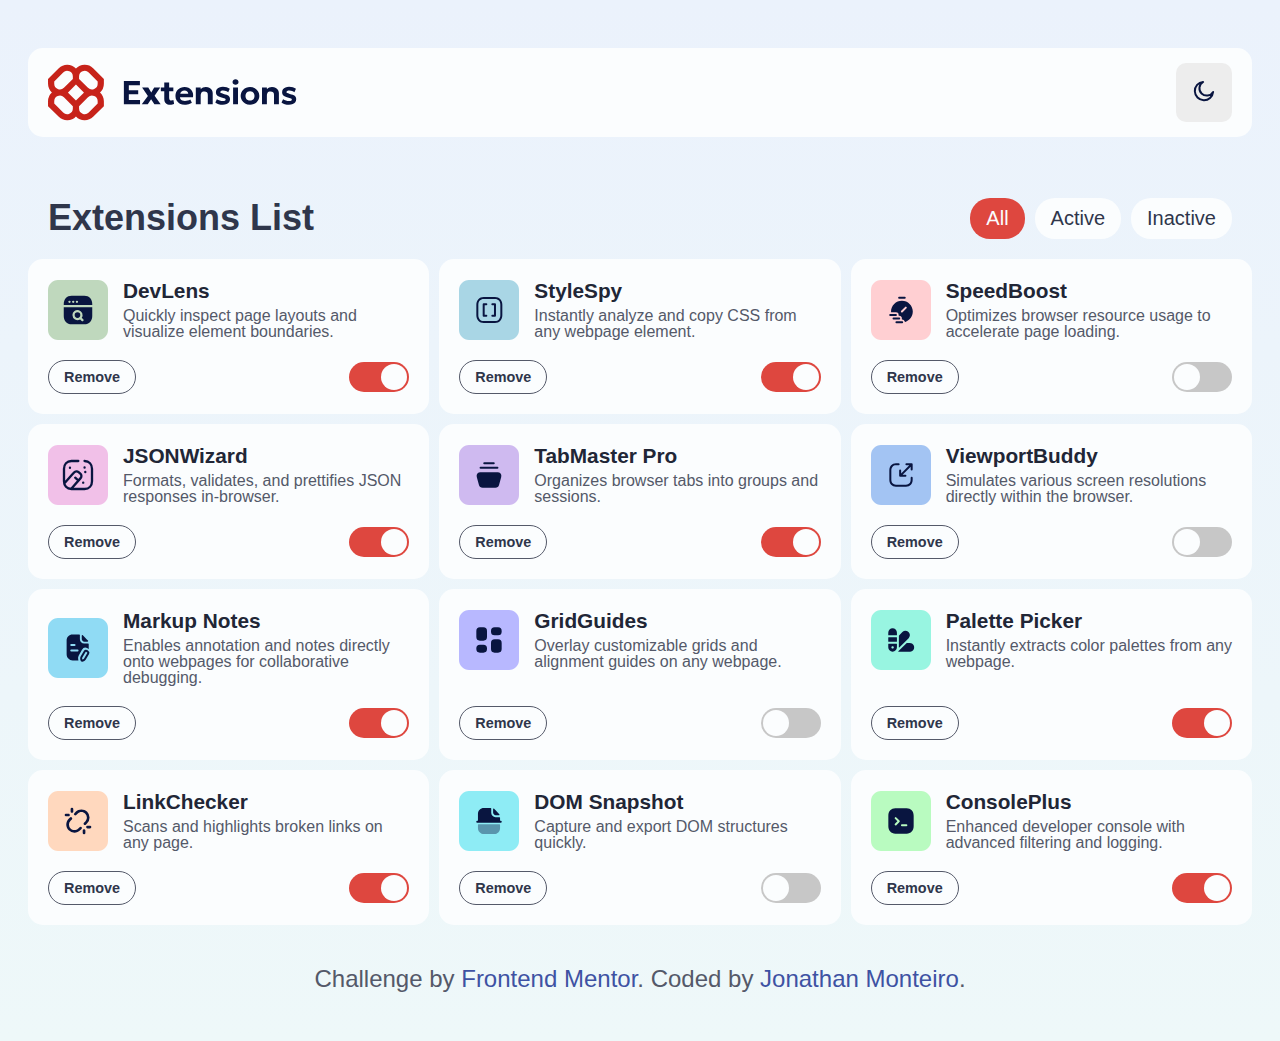
<file: index.html>
<!DOCTYPE html>
<html lang="pt-BR">
<head>
  <meta charset="UTF-8">
  <meta name="viewport" content="width=device-width, initial-scale=1.0">
  <link rel="icon" type="image/png" sizes="32x32" href="./assets/images/favicon-32x32.png">
  
  <title>Frontend Mentor | Browser extensions manager UI</title>
  
  <link rel="stylesheet" href="./CSS/global.css">
  <link rel="stylesheet" href="./CSS/header.css">
  <link rel="stylesheet" href="./CSS/filter.css">
  <link rel="stylesheet" href="./CSS/extensions.css">
  <link rel="stylesheet" href="./CSS/toggle-switch.css">
  <link rel="stylesheet" href="./CSS/footer.css">
  <link rel="stylesheet" href="./CSS/responsive.css">
</head>
<body>
  <header class="header-section">
      <div class="logo-container">
        <img src="./assets/images/logo.svg" alt="ícone de Extensões">
      
      </div>
      <div class="theme-toggle">
        <button class="theme-button light-theme">
          <img src="assets/images/icon-sun.svg" alt="icone de tema claro">
        </button>
        <button class="theme-button dark-theme">
          <img src="assets/images/icon-moon.svg" alt="icone de tema escuro">
        </button>
      </div>
  </header>

  <main class="main-content">
    <div class="filter-section">
      <h2>Extensions List</h2>
      <div class="filter-buttons">
        <button class="filter-button active">All</button>
        <button class="filter-button">Active</button>
        <button class="filter-button">Inactive</button>
      </div>
    </div>
    
    <div class="extensions-list">
    </div>
  </main>

  <script src="./Javascript/script.js"></script>
  
  <footer class="attribution">
    Challenge by <a href="https://www.frontendmentor.io?ref=challenge">Frontend Mentor</a>. 
    Coded by <a href="#">Jonathan Monteiro</a>.
  </footer>
</body>
</html>
</file>
<file: CSS/global.css>
:root {
    /* Cores Neutras */
  --neutral-900: hsl(227, 75%, 14%);
  --neutral-800: hsl(226, 25%, 17%);
  --neutral-700: hsl(225, 23%, 24%);
  --neutral-600: hsl(226, 11%, 37%);
  --neutral-300: hsl(0, 0%, 78%);
  --neutral-200: #d6e2f5;
  --neutral-100: hsl(0, 0%, 93%);
  --neutral-0: hsl(200, 60%, 99%);

  /* Cores Vermelhas */
  --red-400: hsl(3, 86%, 64%);
  --red-500: hsl(3, 71%, 56%);
  --red-700: hsl(3, 77%, 44%);

  /* Gradientes */
  --light-gradient: linear-gradient(180deg, #EBF2FC 0%, #EEF8F9 100%); 
  --dark-gradient: linear-gradient(180deg, #040918 0%, #091540 100%); 

  /* Links */
  --link-color: hsl(228, 45%, 44%);

   /* Tipografia */
  --font-family-base: 'Noto Sans', sans-serif;
  --font-weight-regular: 400;
  --font-weight-medium: 500;
  --font-weight-bold: 700;
  --font-size-base: 16px;
}

body {
   font-family: var(--font-family-base), sans-serif;
   font-weight: var(--font-weight-regular);
   font-size: var(--font-size-base);
   padding: 20px;
   display: flex;
   flex-direction: column;
   min-height: 100vh;
   overflow-x: hidden;
}

/* Estilo tema light */
body.light {
  background-image: var(--light-gradient);
}

/* Estlio tema dark */
body.dark {
  background-image: var(--dark-gradient);
}

.main-content {
  flex-grow: 1;
  width: 100%;
  max-width: 1440px;
  margin: 0 auto 20px auto;
}

h1, h2, h3, p, button {
    margin: 0;
}

*, *::before, *::after {
    box-sizing: border-box;
}
</file>
<file: CSS/header.css>
.header-section {
    padding: 15px 20px;
    width: 100%;
    max-width: 1440px;
    display: flex;
    justify-content: space-between;
    align-items: center;
    margin: 20px auto;
    border-radius: 15px;
}

.logo-container {
    display: flex;
    align-items: center;
}

.logo-container img {
    width: 250px;
    height: auto;
    margin-right: 10px;
}

.theme-toggle {
    display: flex;
    align-items: center;
}

.theme-button {
    border-color: transparent;
    border-radius: 10px;
    cursor: pointer;
    padding: 15px;
    transition: all 0.2s ease;
    outline: none;
}

/* Estilo tema light*/
body.light .header-section {
    background-color: var(--neutral-0);
}

body.light .theme-button {
    background-color: var(--neutral-100);
}

body.light .theme-button:hover,
body.light .theme-button:focus {
    background-color: var(--neutral-300);
    border-color: var(--red-400);
    transform: scale(1.1);
}

/* Estilo tema dark*/
body.dark .header-section {
    background-color: var(--neutral-800);
}

body.dark .theme-button {
    background-color: var(--neutral-700);
    display: none;
}

body.dark .theme-button:hover,
body.dark .theme-button:focus {
    background-color: var(--neutral-600);
    border-color: var(--red-400);
    transform: scale(1.1);
}
</file>
<file: CSS/filter.css>
.filter-section {
    padding: 20px 20px;
    width: 100%;
    max-width: 1440px;
    margin-top: 20px;
    display: flex;
    justify-content: space-between;
    align-items: center;
}

.filter-section h2 {
    font-size: 2.25em;
    font-weight: var(--font-weight-bold);
}

.filter-buttons {
    display: flex;
}
.filter-button {
    border: 1px solid transparent;
    font-family:var(--font-family-base);
    font-weight: var(--font-weight-medium);
    font-size: 1.25em;
    padding: 8px 15px;
    margin-left: 10px;
    cursor: pointer;
    border-radius: 20px;
    transition: all 0.2s ease;
    outline: none;
}

.filter-button:first-child {
    margin-left: 0;
}

/* Estilo tema light */
body.light .filter-section h2 {
  color: var(--neutral-700);
}

body.light .filter-button {
  background-color: var(--neutral-0);
  color: var(--neutral-700);
}

body.light .filter-button:hover,
body.light .filter-button:focus {
  background-color: var(--neutral-100);
  border-color: var(--red-500);
  transform: scale(1.1);
}

body.light .filter-button.active {
  background-color: var(--red-500);
  color: var(--neutral-0);
}

/* Estilo tema dark */
body.dark .filter-section h2 {
  color: var(--neutral-0);
}

body.dark .filter-button {
  background-color: var(--neutral-700);
  color: var(--neutral-300);
}

body.dark .filter-button:hover,
body.dark .filter-button:focus {
  background-color: var(--neutral-600);
  border-color: var(--red-400);
  transform: scale(1.1);
}

body.dark .filter-button.active {
  background-color: var(--red-400);
  color: var(--neutral-700);
}
</file>
<file: CSS/extensions.css>
.extensions-list {
    width: 100%;
    max-width: 1440px;
    display: grid;
    grid-template-columns: repeat(auto-fit, minmax(400px, 1fr));
    gap: 10px;
}

.extension-item {
    border-radius: 15px;
    padding: 20px;
    display: flex;
    flex-direction: column;
}
.extension-item-content {
  display: flex;
  align-items: center;
  margin-bottom: 20px;
}

.extension-logo {
  width: 60px; 
  height: auto;
  margin-right: 15px;
}

.extension-info {
  flex-grow: 1;
}

.extension-name {
  font-size: 1.30em; 
  font-weight: var(--font-weight-bold);
  margin-bottom: 5px;
}

.extension-description {
  font-weight: var(--font-weight-regular); 
  line-height: 1em;
}

/* Estilos tema light*/
body.light .extension-item {
  background-color: var(--neutral-0);
}

body.light .extension-item-content h3.extension-name {
  color: var(--neutral-800);
}

body.light .extension-item-content p.extension-description {
  color: var(--neutral-600);
}

/* Estilos tema dark*/
body.dark .extension-item {
  background-color: var(--neutral-700);
}

body.dark .extension-item-content h3.extension-name {
  color: var(--neutral-0);
}

body.dark .extension-item-content p.extension-description {
  color: var(--neutral-300);
}
</file>
<file: CSS/toggle-switch.css>
.extension-controls {
  display: flex;
  align-items: center;
  justify-content: space-between;
  margin-top: auto; /* Empurrar para a parte inferior da caixa */
}

.remove-button {
  font-family: var(--font-family-base);
  font-weight: var(--font-weight-bold);
  font-size: 0.9em; 
  padding: 8px 15px;
  border-radius: 20px;
  cursor: pointer;
  transition: all 0.2s ease;
  outline: none;
}

.toggle-switch {
  position: relative;
  width: 60px; 
  height: 30px; 
}

.toggle-input {
  width: 0;
  height: 0;
  opacity: 0;
}

.toggle-label {
  position: absolute;
  top: 0;
  left: 0;
  width: 100%;
  height: 100%;
  border-radius: 15px; 
  cursor: pointer;
  transition: all 0.2s ease;
}

.toggle-label::after {
  content: '';
  position: absolute;
  width: 26px; 
  height: 26px; 
  background-color: var(--neutral-0); 
  border-radius: 50%;
  top: 2px;
  left: 2px;
  transition: all 0.2s ease;  
}

.toggle-input:checked + .toggle-label {
  background-color: var(--red-500); 
}

.toggle-input:checked + .toggle-label::after {
  transform: translateX(30px); 
}

.toggle-input:focus + .toggle-label {
  outline: 2px solid var(--red-500); 
}

/* Estilo tema light */
body.light .remove-button {
  background-color: var(--neutral-0); 
  border: 1px solid var(--neutral-600); 
  color: var(--neutral-700);
}

body.light .remove-button:hover,
body.light .remove-button:focus {
  background-color: var(--red-500);
  color: var(--neutral-0);
  border: 1px solid var(--red-500);
  transform: scale(1.1);
}

body.light .toggle-label {
  background-color: var(--neutral-300); 
}

/* Estilo tema dark */
body.dark .remove-button {
  background-color: var(--neutral-700); 
  border: 1px solid var(--neutral-600); 
  color: var(--neutral-300);
}

body.dark .remove-button:hover,
body.dark .remove-button:focus {
  background-color: var(--red-500);
  border: 1px solid var(--red-500);
  color: var(--neutral-800);
  transform: scale(1.1);
}

body.dark .toggle-label {
  background-color: var(--neutral-600); 
}
</file>
<file: CSS/footer.css>
.attribution {
  color: var(--neutral-600);
  font-size: 1.5em;
  text-align: center;
  padding: 20px;
  width: 100%;
  max-width: 1440px;
  margin: 0 auto;
}

.attribution a {
  color: var(--link-color);
  text-decoration: none;
}
</file>
<file: CSS/responsive.css>
@media (max-width: 767px) {

  body {
    padding: 15px;
  }

  /* header */
  .header-section {
    max-width: 100%;
    padding: 8px;
  }

  .logo-container img {
    width: 140px;
  }

  .theme-button {
    padding: 8px;
  }

  .theme-button img {
    width: 15px;
  }

  /* Filtros */
  .filter-section {
    flex-direction: column;
    padding: 10px;
    margin: 10px;
  }

  .filter-section h2 {
    font-size: 1.5em;
    padding-bottom: 10px;
  }

  .filter-buttons {
    font-size: 0.7em;
    padding: 5px;
  }

  /* lista de extensions */
  .extensions-list {
    grid-template-columns: 1fr;
    gap: 10px;
  }

  .extension-item {
    padding: 15px;
  }

  .extension-logo {
    width: 45px;
  }

  .extension-name {
    font-size: 1em;
  }

  .extension-description {
    line-height: 1.2em;
    font-size: 0.8em;
  }

  .remove-button {
    font-size: 0.8em;
    padding: 8px 10px;
  }

  .toggle-switch {
    width: 40px;
    height: 20px;
  }

  .toggle-label::after {
    width: 16px;
    height: 16px;
  }

  .toggle-input:checked+.toggle-label::after {
    transform: translateX(20px);
  }

  /* Footer */
  .attribution {
    font-size: 0.7em;
    margin-top: 50px;
    width: 100%;
  }
}
</file>
